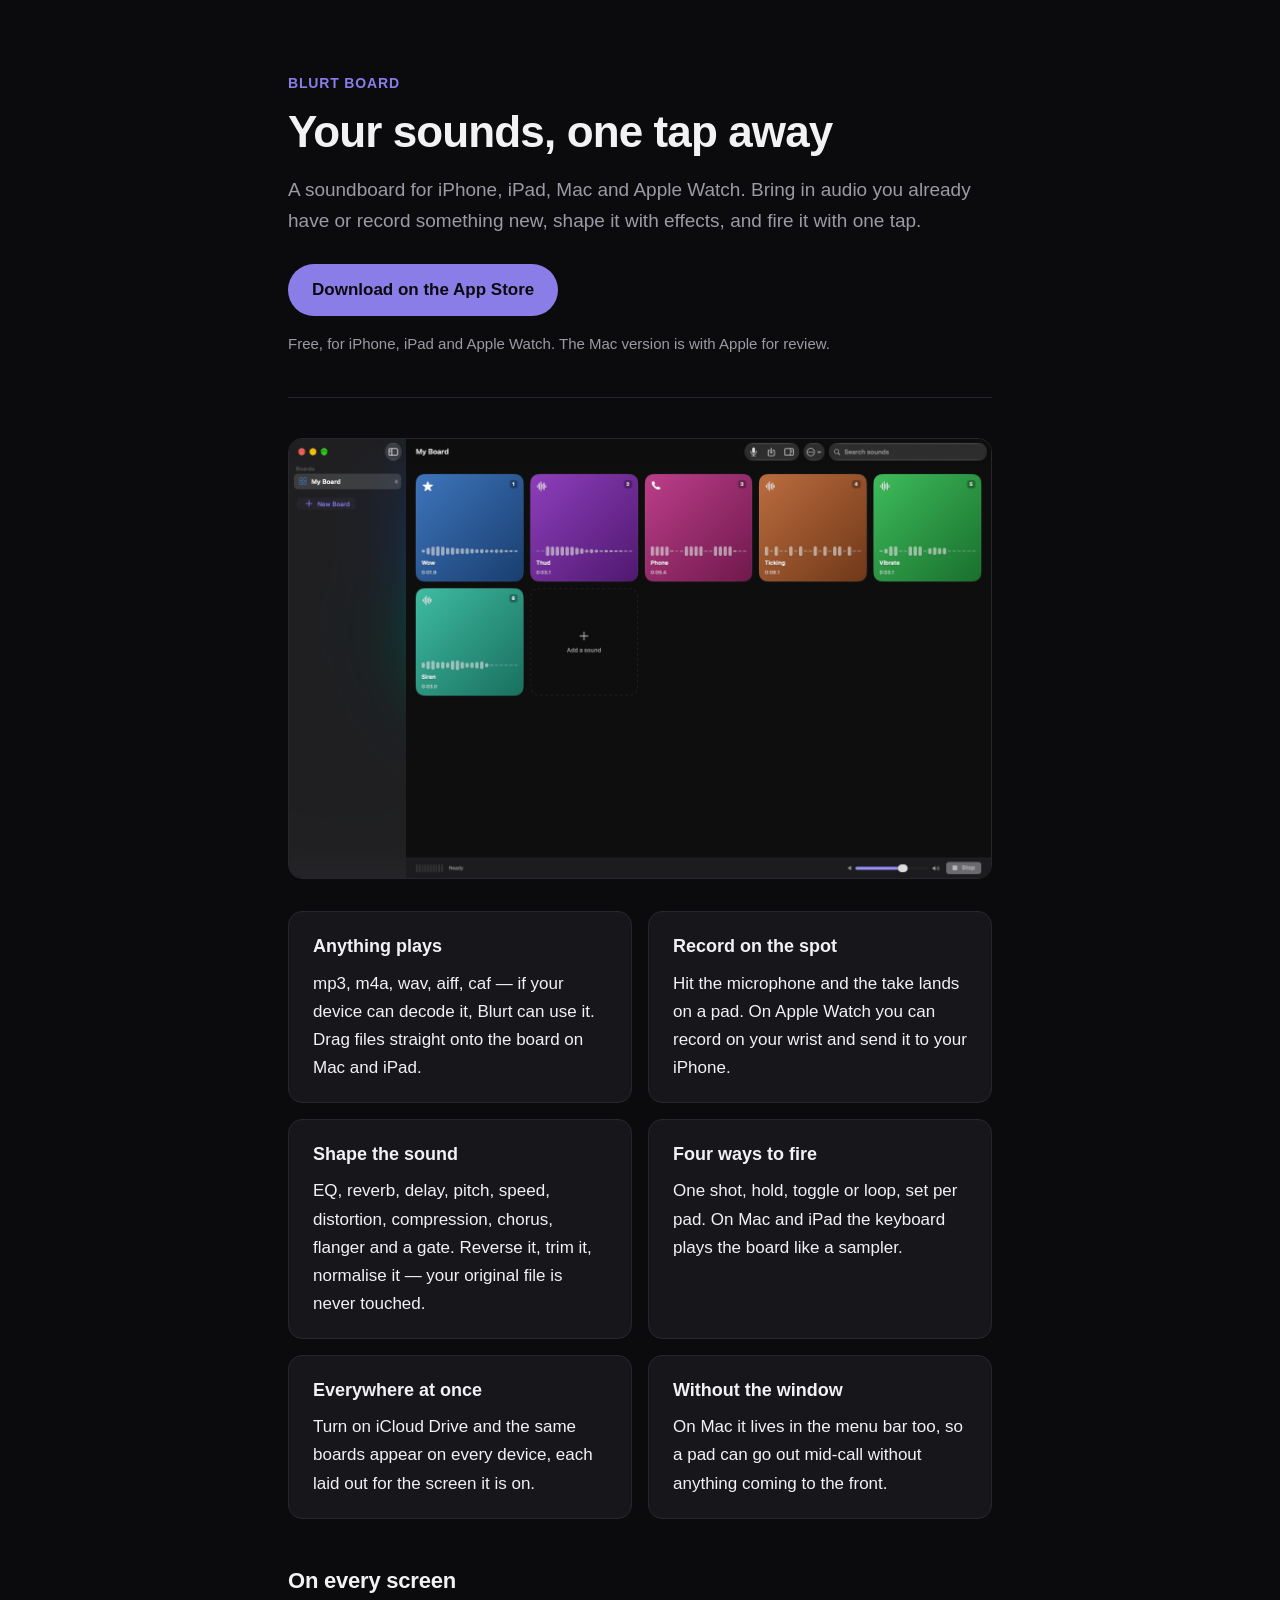
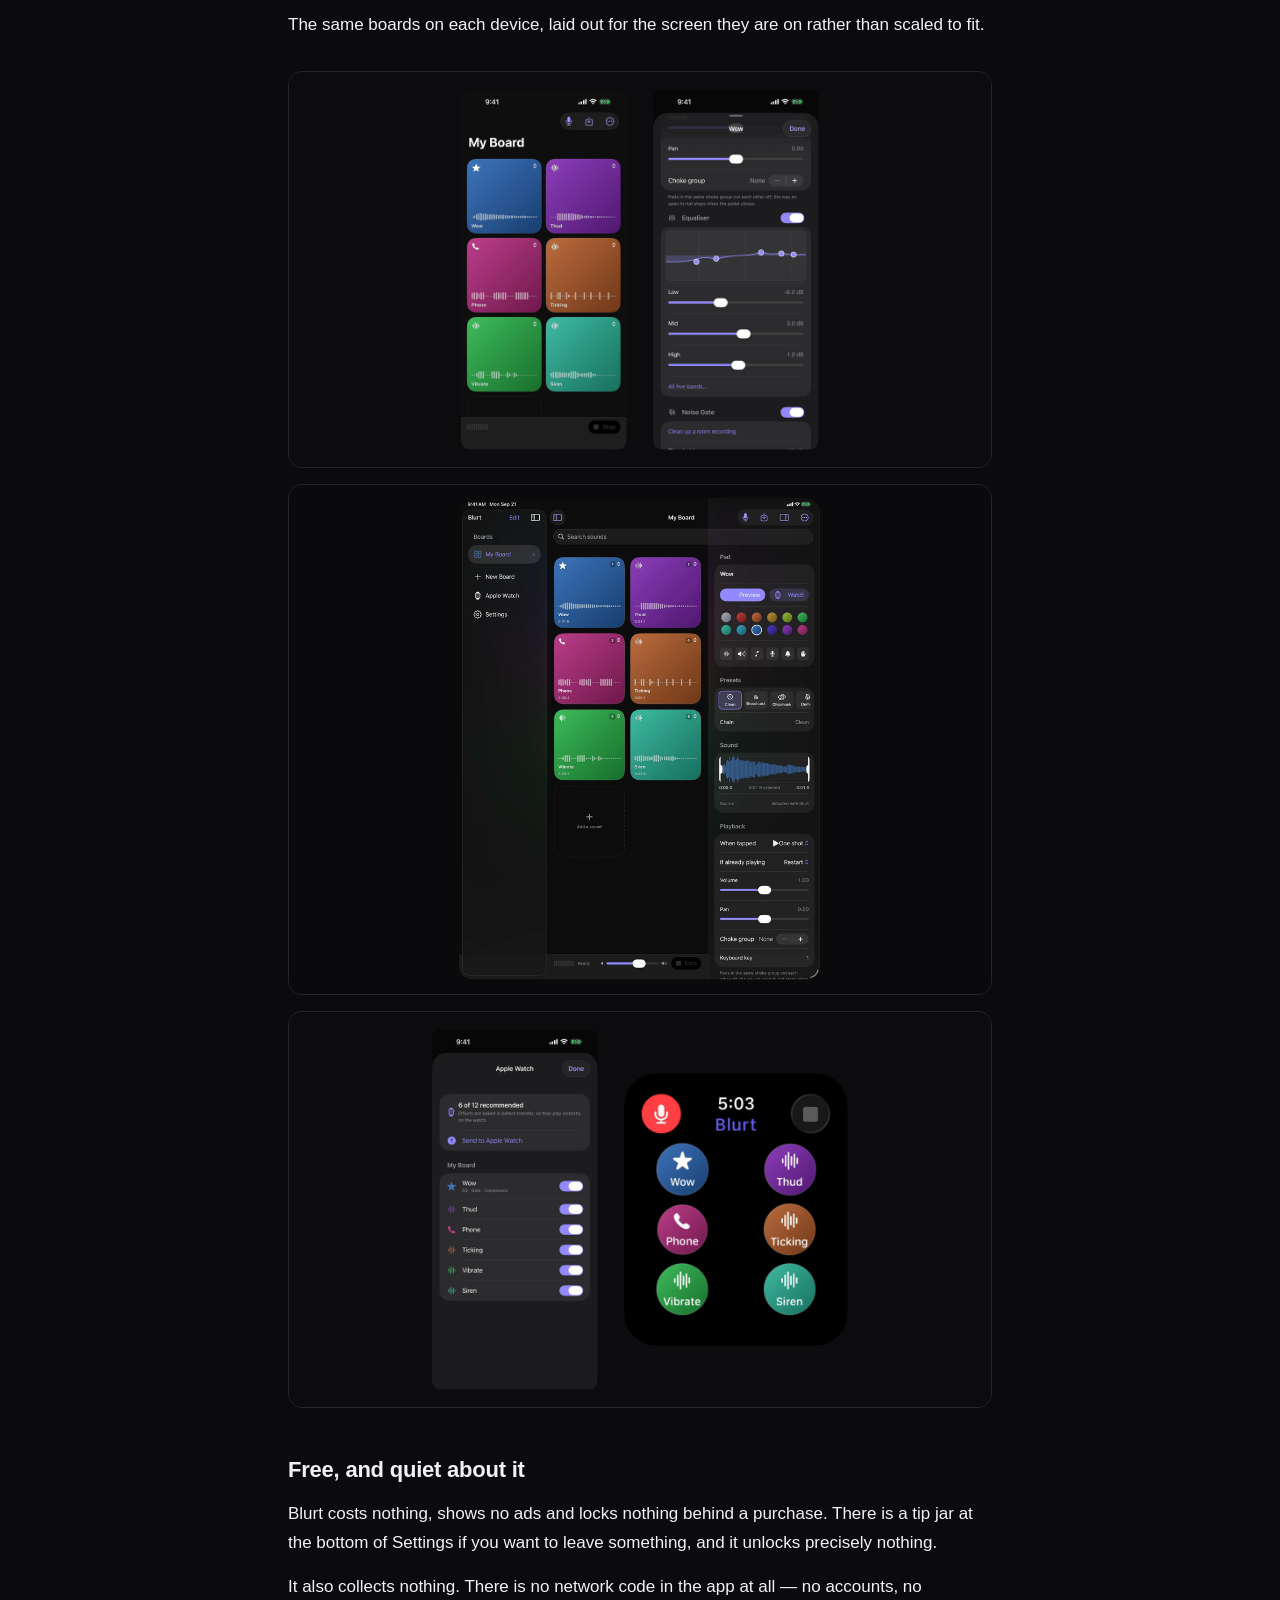
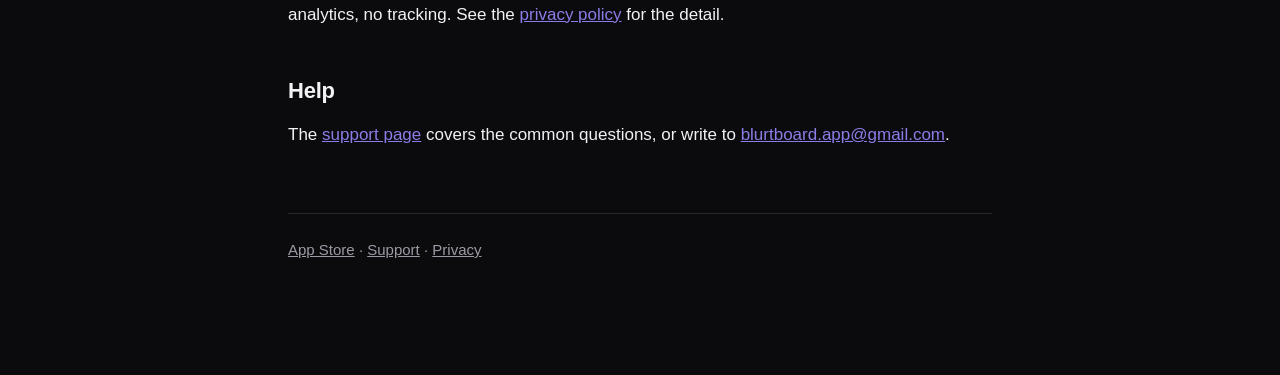
<file: index.html>
<!DOCTYPE html>
<html lang="en">
<head>
<meta charset="utf-8">
<meta name="viewport" content="width=device-width, initial-scale=1">
<title>Blurt Board — Your sounds, one tap away</title>
<meta name="description" content="A soundboard for iPhone, iPad, Mac and Apple Watch. Import or record anything, shape it with effects, and fire it with one tap.">
<link rel="stylesheet" href="style.css">
</head>
<body>
<div class="wrap">

<header>
  <p class="eyebrow">Blurt Board</p>
  <h1>Your sounds, one tap away</h1>
  <p class="lede">A soundboard for iPhone, iPad, Mac and Apple Watch. Bring in audio you already have or record something new, shape it with effects, and fire it with one tap.</p>
  <div class="get">
    <a class="download" href="https://apps.apple.com/app/id6814211591">Download on the App Store</a>
    <p class="note">Free, for iPhone, iPad and Apple Watch. The Mac version is with Apple for review.</p>
  </div>
</header>

<img class="shot" src="mac-board.png" alt="Blurt on a Mac, showing a board of coloured pads with waveforms and an inspector on the right.">

<div class="features">
  <div class="card">
    <h3>Anything plays</h3>
    <p>mp3, m4a, wav, aiff, caf — if your device can decode it, Blurt can use it. Drag files straight onto the board on Mac and iPad.</p>
  </div>
  <div class="card">
    <h3>Record on the spot</h3>
    <p>Hit the microphone and the take lands on a pad. On Apple Watch you can record on your wrist and send it to your iPhone.</p>
  </div>
  <div class="card">
    <h3>Shape the sound</h3>
    <p>EQ, reverb, delay, pitch, speed, distortion, compression, chorus, flanger and a gate. Reverse it, trim it, normalise it — your original file is never touched.</p>
  </div>
  <div class="card">
    <h3>Four ways to fire</h3>
    <p>One shot, hold, toggle or loop, set per pad. On Mac and iPad the keyboard plays the board like a sampler.</p>
  </div>
  <div class="card">
    <h3>Everywhere at once</h3>
    <p>Turn on iCloud Drive and the same boards appear on every device, each laid out for the screen it is on.</p>
  </div>
  <div class="card">
    <h3>Without the window</h3>
    <p>On Mac it lives in the menu bar too, so a pad can go out mid-call without anything coming to the front.</p>
  </div>
</div>

<h2>On every screen</h2>
<p>The same boards on each device, laid out for the screen they are on rather than scaled to fit.</p>

<div class="gallery">
  <img src="shot-iphone.png" alt="Blurt Board on iPhone: a board of six coloured sound pads, and a pad's effects panel with an equaliser curve and sliders.">
  <img src="shot-ipad.png" alt="Blurt Board on iPad: a board of pads on the left, a pad's settings and waveform in a panel on the right.">
  <img src="shot-watch.png" alt="Blurt Board on iPhone choosing which sounds to send to Apple Watch, next to the watch showing six round pads.">
</div>

<h2>Free, and quiet about it</h2>
<p>Blurt costs nothing, shows no ads and locks nothing behind a purchase. There is a tip jar at the bottom of Settings if you want to leave something, and it unlocks precisely nothing.</p>
<p>It also collects nothing. There is no network code in the app at all — no accounts, no analytics, no tracking. See the <a href="privacy.html">privacy policy</a> for the detail.</p>

<h2>Help</h2>
<p>The <a href="support.html">support page</a> covers the common questions, or write to <a href="mailto:blurtboard.app@gmail.com">blurtboard.app@gmail.com</a>.</p>

<footer>
  <p><a href="https://apps.apple.com/app/id6814211591">App Store</a> · <a href="support.html">Support</a> · <a href="privacy.html">Privacy</a></p>
</footer>

</div>
</body>
</html>
</file>
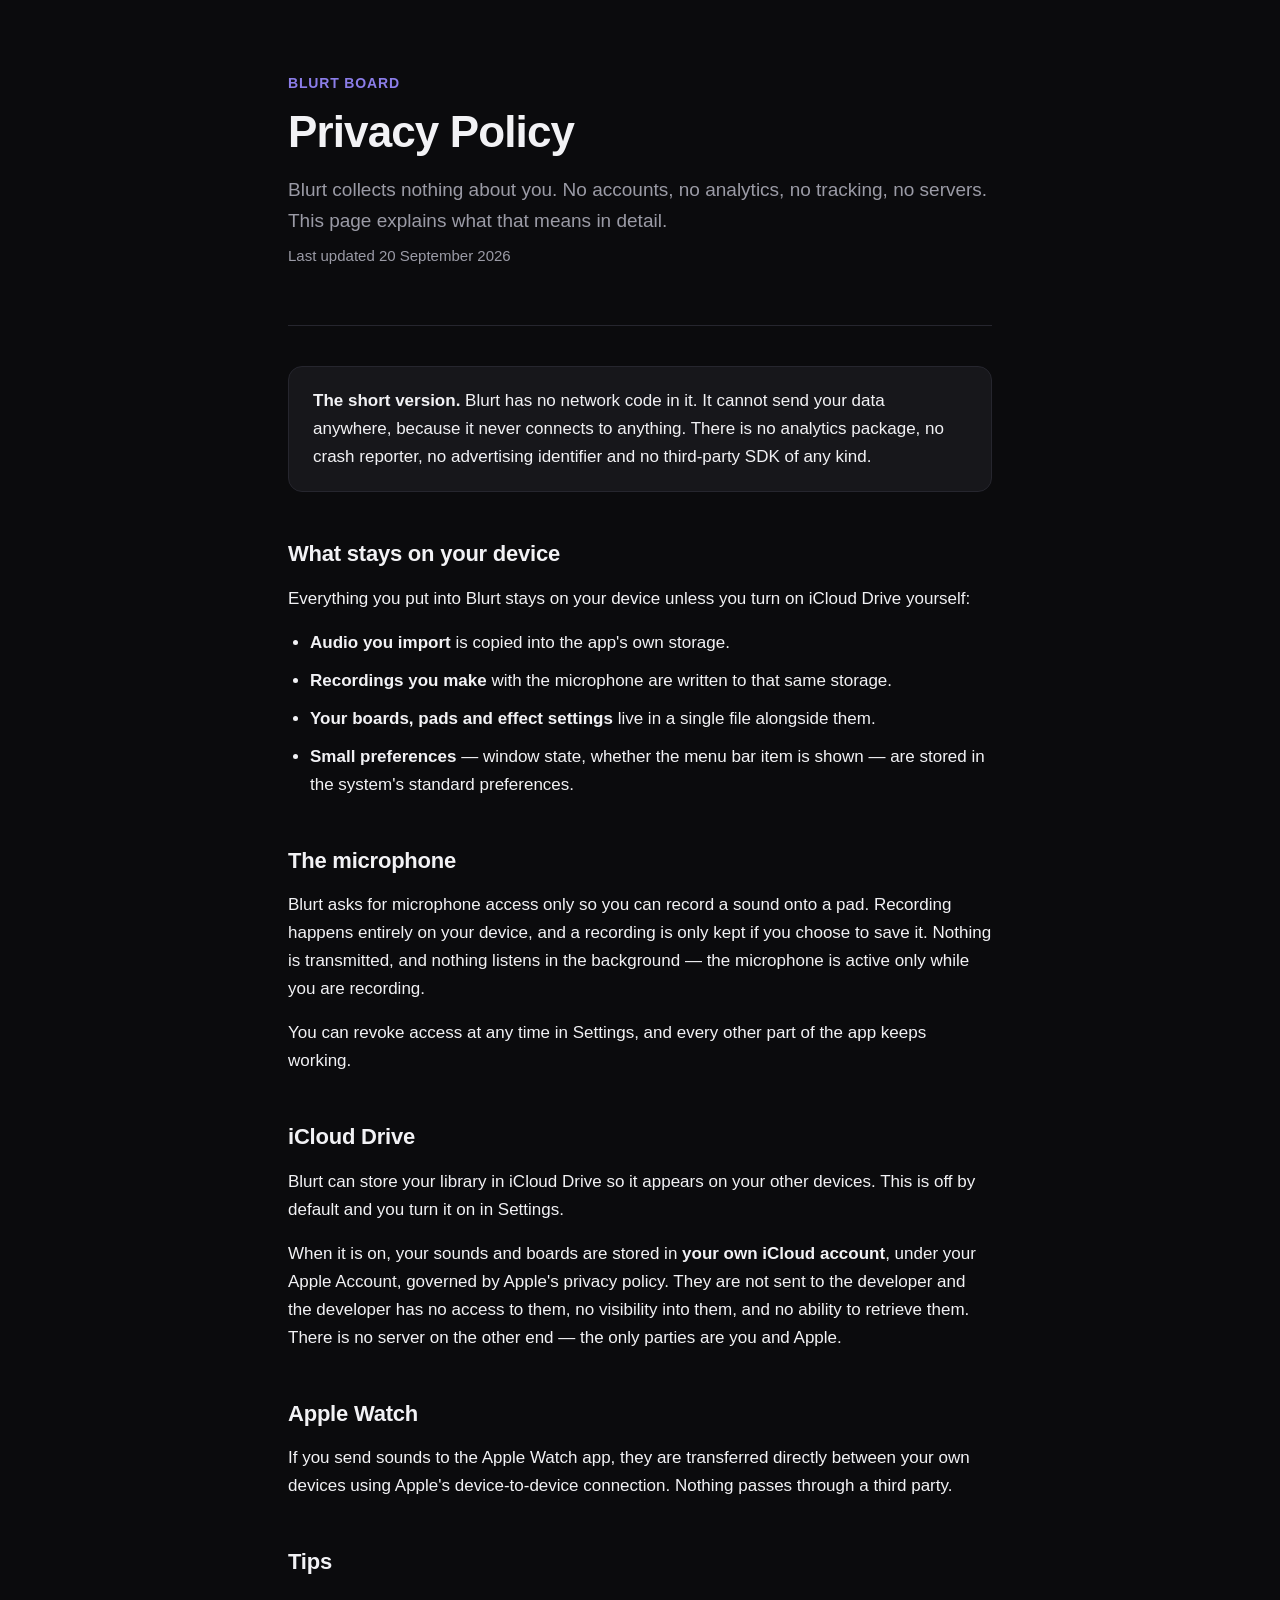
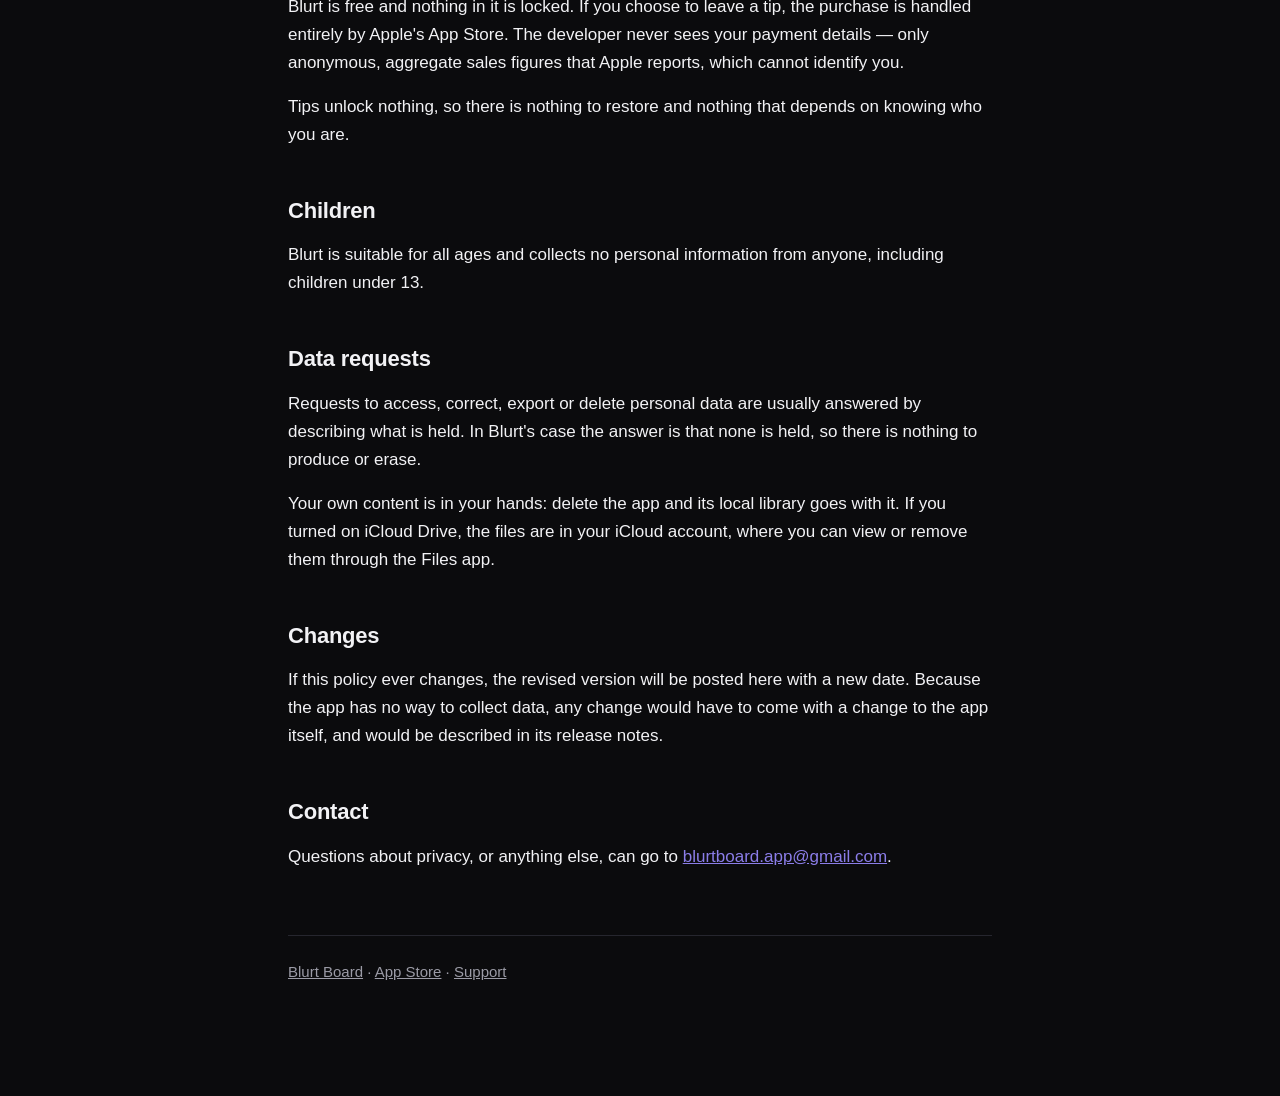
<file: privacy.html>
<!DOCTYPE html>
<html lang="en">
<head>
<meta charset="utf-8">
<meta name="viewport" content="width=device-width, initial-scale=1">
<title>Privacy Policy — Blurt Board</title>
<meta name="description" content="Blurt collects nothing. This page explains what that means in detail.">
<link rel="stylesheet" href="style.css">
</head>
<body>
<div class="wrap">

<header>
  <p class="eyebrow">Blurt Board</p>
  <h1>Privacy Policy</h1>
  <p class="lede">Blurt collects nothing about you. No accounts, no analytics, no tracking, no servers. This page explains what that means in detail.</p>
  <p class="updated">Last updated 20 September 2026</p>
</header>

<div class="card">
  <p><strong>The short version.</strong> Blurt has no network code in it. It cannot send your data anywhere, because it never connects to anything. There is no analytics package, no crash reporter, no advertising identifier and no third-party SDK of any kind.</p>
</div>

<h2>What stays on your device</h2>
<p>Everything you put into Blurt stays on your device unless you turn on iCloud Drive yourself:</p>
<ul>
  <li><strong>Audio you import</strong> is copied into the app's own storage.</li>
  <li><strong>Recordings you make</strong> with the microphone are written to that same storage.</li>
  <li><strong>Your boards, pads and effect settings</strong> live in a single file alongside them.</li>
  <li><strong>Small preferences</strong> — window state, whether the menu bar item is shown — are stored in the system's standard preferences.</li>
</ul>

<h2>The microphone</h2>
<p>Blurt asks for microphone access only so you can record a sound onto a pad. Recording happens entirely on your device, and a recording is only kept if you choose to save it. Nothing is transmitted, and nothing listens in the background — the microphone is active only while you are recording.</p>
<p>You can revoke access at any time in Settings, and every other part of the app keeps working.</p>

<h2>iCloud Drive</h2>
<p>Blurt can store your library in iCloud Drive so it appears on your other devices. This is off by default and you turn it on in Settings.</p>
<p>When it is on, your sounds and boards are stored in <strong>your own iCloud account</strong>, under your Apple Account, governed by Apple's privacy policy. They are not sent to the developer and the developer has no access to them, no visibility into them, and no ability to retrieve them. There is no server on the other end — the only parties are you and Apple.</p>

<h2>Apple Watch</h2>
<p>If you send sounds to the Apple Watch app, they are transferred directly between your own devices using Apple's device-to-device connection. Nothing passes through a third party.</p>

<h2>Tips</h2>
<p>Blurt is free and nothing in it is locked. If you choose to leave a tip, the purchase is handled entirely by Apple's App Store. The developer never sees your payment details — only anonymous, aggregate sales figures that Apple reports, which cannot identify you.</p>
<p>Tips unlock nothing, so there is nothing to restore and nothing that depends on knowing who you are.</p>

<h2>Children</h2>
<p>Blurt is suitable for all ages and collects no personal information from anyone, including children under 13.</p>

<h2>Data requests</h2>
<p>Requests to access, correct, export or delete personal data are usually answered by describing what is held. In Blurt's case the answer is that none is held, so there is nothing to produce or erase.</p>
<p>Your own content is in your hands: delete the app and its local library goes with it. If you turned on iCloud Drive, the files are in your iCloud account, where you can view or remove them through the Files app.</p>

<h2>Changes</h2>
<p>If this policy ever changes, the revised version will be posted here with a new date. Because the app has no way to collect data, any change would have to come with a change to the app itself, and would be described in its release notes.</p>

<h2>Contact</h2>
<p>Questions about privacy, or anything else, can go to <a href="mailto:blurtboard.app@gmail.com">blurtboard.app@gmail.com</a>.</p>

<footer>
  <p><a href="./">Blurt Board</a> · <a href="https://apps.apple.com/app/id6814211591">App Store</a> · <a href="./support.html">Support</a></p>
</footer>

</div>
</body>
</html>
</file>
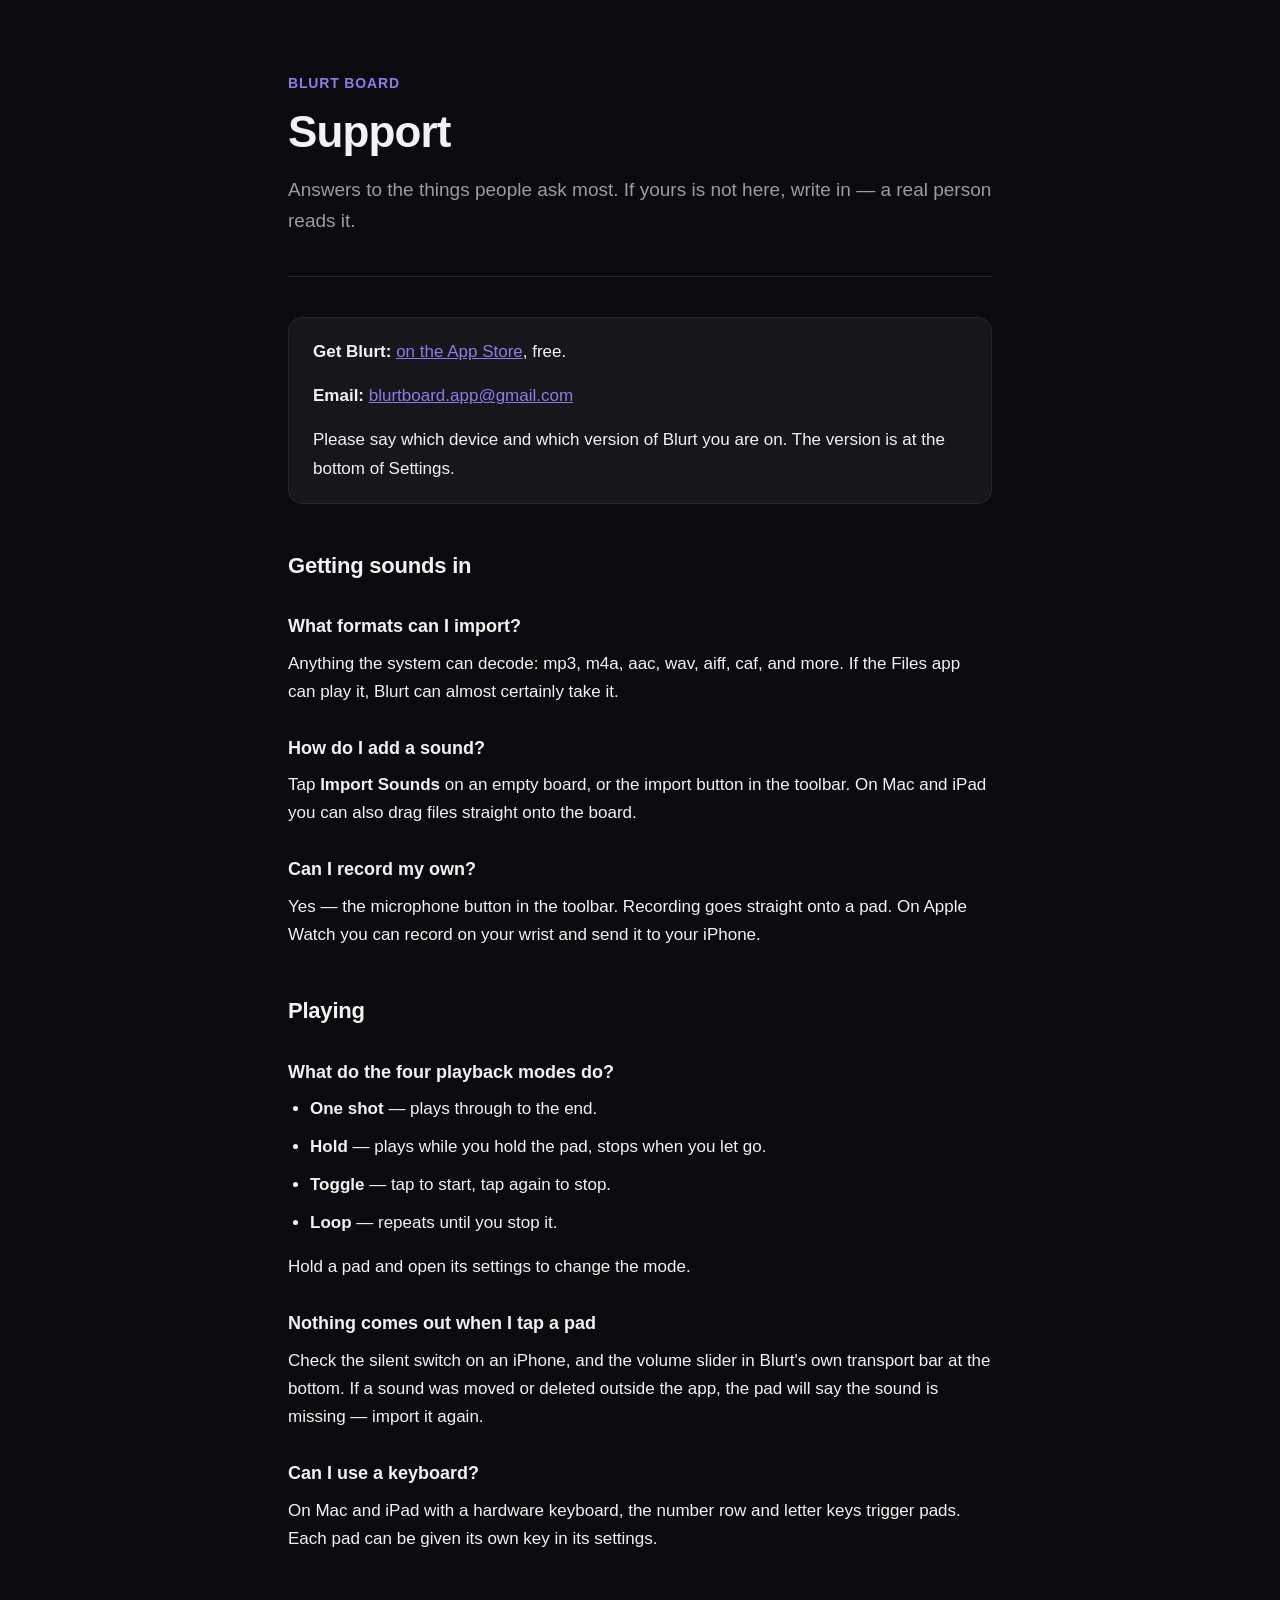
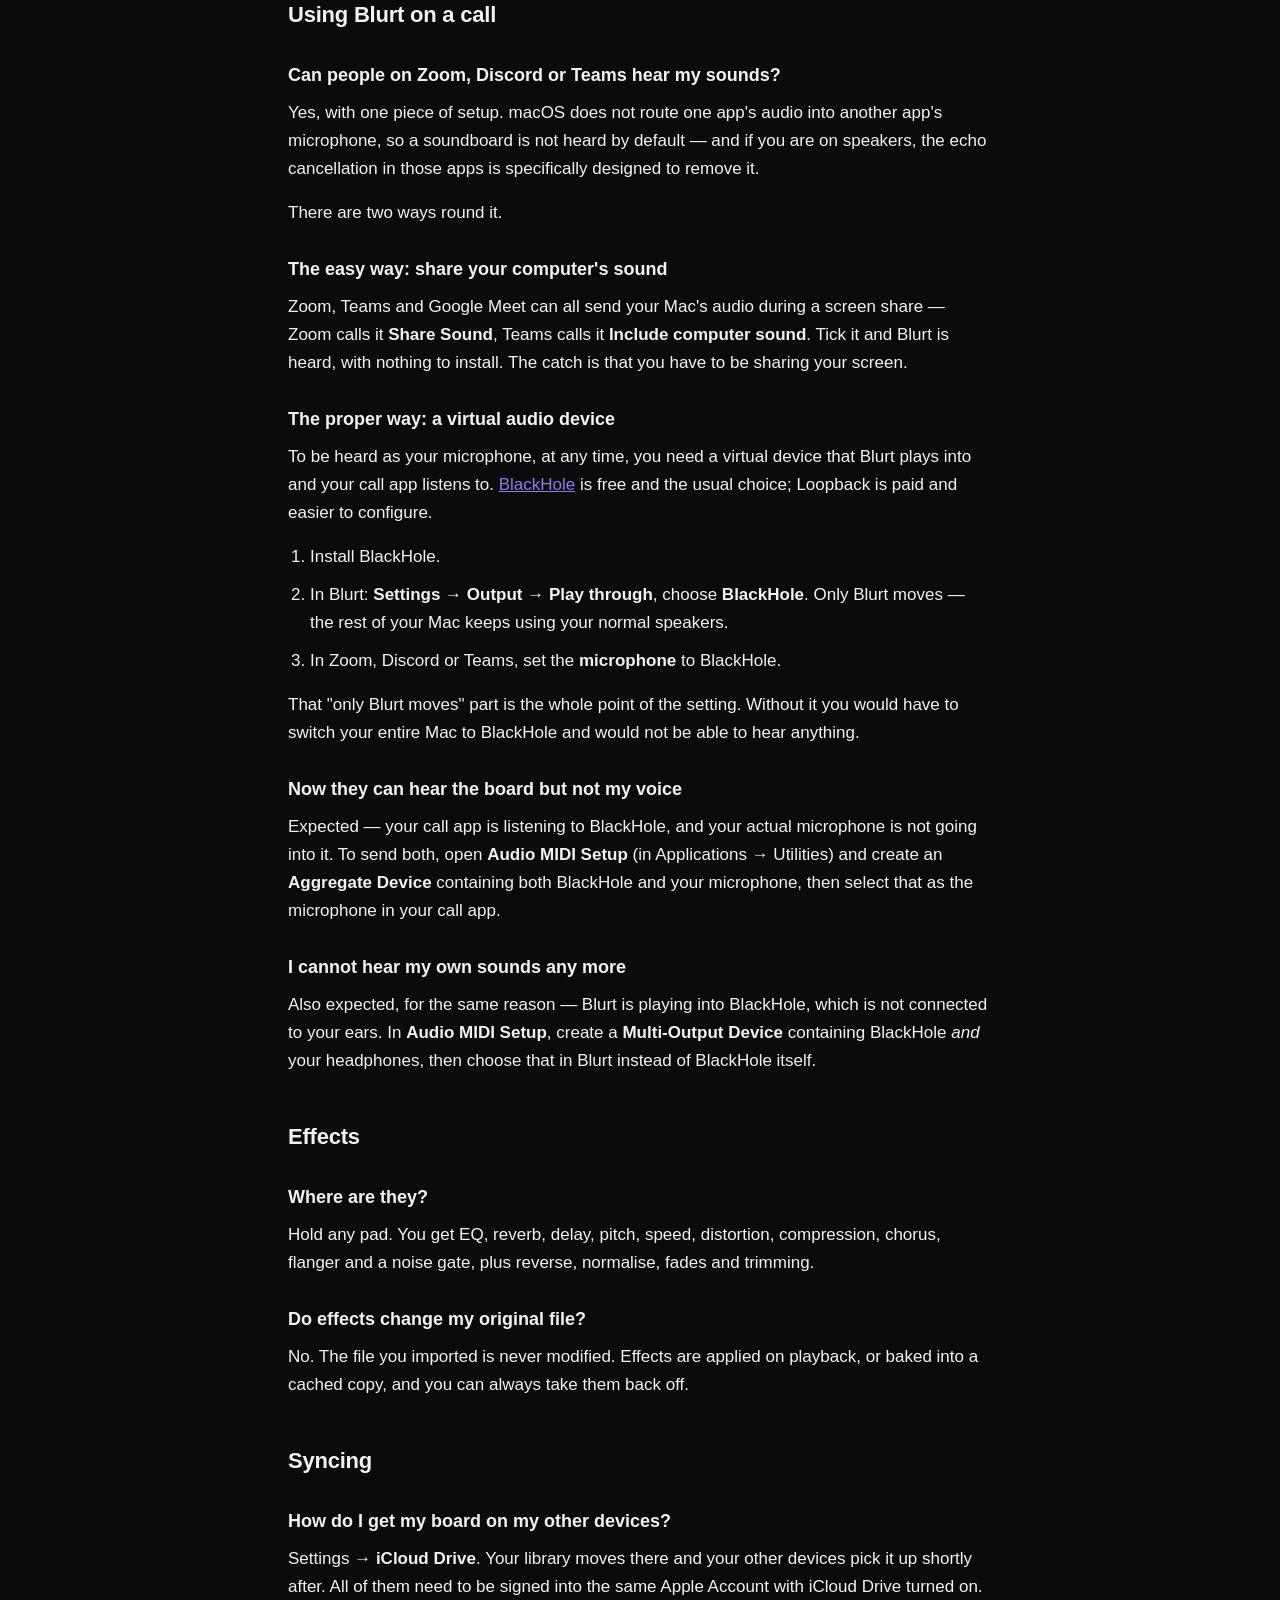
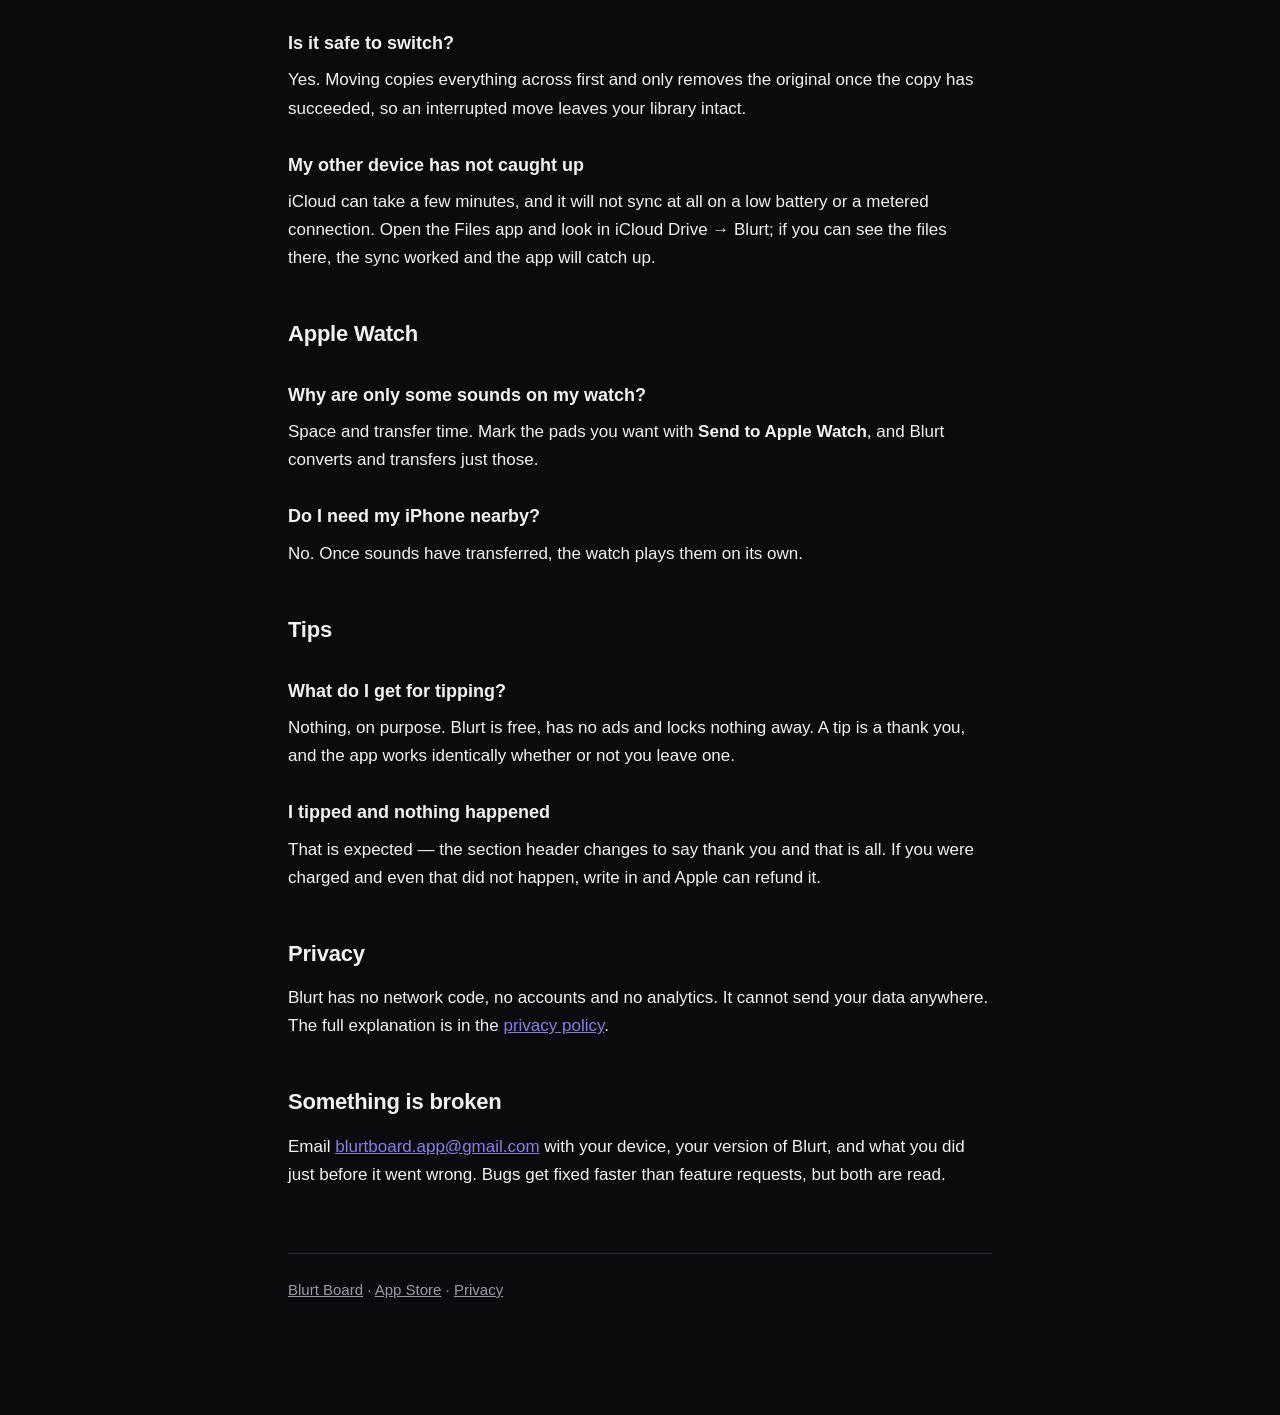
<file: support.html>
<!DOCTYPE html>
<html lang="en">
<head>
<meta charset="utf-8">
<meta name="viewport" content="width=device-width, initial-scale=1">
<title>Support — Blurt Board</title>
<meta name="description" content="Help with Blurt: importing sounds, recording, effects, iCloud sync and Apple Watch.">
<link rel="stylesheet" href="style.css">
</head>
<body>
<div class="wrap">

<header>
  <p class="eyebrow">Blurt Board</p>
  <h1>Support</h1>
  <p class="lede">Answers to the things people ask most. If yours is not here, write in — a real person reads it.</p>
</header>

<div class="card">
  <p><strong>Get Blurt:</strong> <a href="https://apps.apple.com/app/id6814211591">on the App Store</a>, free.</p>
  <p><strong>Email:</strong> <a href="mailto:blurtboard.app@gmail.com">blurtboard.app@gmail.com</a></p>
  <p>Please say which device and which version of Blurt you are on. The version is at the bottom of Settings.</p>
</div>

<h2>Getting sounds in</h2>

<h3>What formats can I import?</h3>
<p>Anything the system can decode: mp3, m4a, aac, wav, aiff, caf, and more. If the Files app can play it, Blurt can almost certainly take it.</p>

<h3>How do I add a sound?</h3>
<p>Tap <strong>Import Sounds</strong> on an empty board, or the import button in the toolbar. On Mac and iPad you can also drag files straight onto the board.</p>

<h3>Can I record my own?</h3>
<p>Yes — the microphone button in the toolbar. Recording goes straight onto a pad. On Apple Watch you can record on your wrist and send it to your iPhone.</p>

<h2>Playing</h2>

<h3>What do the four playback modes do?</h3>
<ul>
  <li><strong>One shot</strong> — plays through to the end.</li>
  <li><strong>Hold</strong> — plays while you hold the pad, stops when you let go.</li>
  <li><strong>Toggle</strong> — tap to start, tap again to stop.</li>
  <li><strong>Loop</strong> — repeats until you stop it.</li>
</ul>
<p>Hold a pad and open its settings to change the mode.</p>

<h3>Nothing comes out when I tap a pad</h3>
<p>Check the silent switch on an iPhone, and the volume slider in Blurt's own transport bar at the bottom. If a sound was moved or deleted outside the app, the pad will say the sound is missing — import it again.</p>

<h3>Can I use a keyboard?</h3>
<p>On Mac and iPad with a hardware keyboard, the number row and letter keys trigger pads. Each pad can be given its own key in its settings.</p>

<h2>Using Blurt on a call</h2>

<h3>Can people on Zoom, Discord or Teams hear my sounds?</h3>
<p>Yes, with one piece of setup. macOS does not route one app's audio into another app's microphone, so a soundboard is not heard by default — and if you are on speakers, the echo cancellation in those apps is specifically designed to remove it.</p>
<p>There are two ways round it.</p>

<h3>The easy way: share your computer's sound</h3>
<p>Zoom, Teams and Google Meet can all send your Mac's audio during a screen share — Zoom calls it <strong>Share Sound</strong>, Teams calls it <strong>Include computer sound</strong>. Tick it and Blurt is heard, with nothing to install. The catch is that you have to be sharing your screen.</p>

<h3>The proper way: a virtual audio device</h3>
<p>To be heard as your microphone, at any time, you need a virtual device that Blurt plays into and your call app listens to. <a href="https://existential.audio/blackhole/">BlackHole</a> is free and the usual choice; Loopback is paid and easier to configure.</p>
<ol>
  <li>Install BlackHole.</li>
  <li>In Blurt: <strong>Settings → Output → Play through</strong>, choose <strong>BlackHole</strong>. Only Blurt moves — the rest of your Mac keeps using your normal speakers.</li>
  <li>In Zoom, Discord or Teams, set the <strong>microphone</strong> to BlackHole.</li>
</ol>
<p>That "only Blurt moves" part is the whole point of the setting. Without it you would have to switch your entire Mac to BlackHole and would not be able to hear anything.</p>

<h3>Now they can hear the board but not my voice</h3>
<p>Expected — your call app is listening to BlackHole, and your actual microphone is not going into it. To send both, open <strong>Audio MIDI Setup</strong> (in Applications → Utilities) and create an <strong>Aggregate Device</strong> containing both BlackHole and your microphone, then select that as the microphone in your call app.</p>

<h3>I cannot hear my own sounds any more</h3>
<p>Also expected, for the same reason — Blurt is playing into BlackHole, which is not connected to your ears. In <strong>Audio MIDI Setup</strong>, create a <strong>Multi-Output Device</strong> containing BlackHole <em>and</em> your headphones, then choose that in Blurt instead of BlackHole itself.</p>

<h2>Effects</h2>

<h3>Where are they?</h3>
<p>Hold any pad. You get EQ, reverb, delay, pitch, speed, distortion, compression, chorus, flanger and a noise gate, plus reverse, normalise, fades and trimming.</p>

<h3>Do effects change my original file?</h3>
<p>No. The file you imported is never modified. Effects are applied on playback, or baked into a cached copy, and you can always take them back off.</p>

<h2>Syncing</h2>

<h3>How do I get my board on my other devices?</h3>
<p>Settings → <strong>iCloud Drive</strong>. Your library moves there and your other devices pick it up shortly after. All of them need to be signed into the same Apple Account with iCloud Drive turned on.</p>

<h3>Is it safe to switch?</h3>
<p>Yes. Moving copies everything across first and only removes the original once the copy has succeeded, so an interrupted move leaves your library intact.</p>

<h3>My other device has not caught up</h3>
<p>iCloud can take a few minutes, and it will not sync at all on a low battery or a metered connection. Open the Files app and look in iCloud Drive → Blurt; if you can see the files there, the sync worked and the app will catch up.</p>

<h2>Apple Watch</h2>

<h3>Why are only some sounds on my watch?</h3>
<p>Space and transfer time. Mark the pads you want with <strong>Send to Apple Watch</strong>, and Blurt converts and transfers just those.</p>

<h3>Do I need my iPhone nearby?</h3>
<p>No. Once sounds have transferred, the watch plays them on its own.</p>

<h2>Tips</h2>

<h3>What do I get for tipping?</h3>
<p>Nothing, on purpose. Blurt is free, has no ads and locks nothing away. A tip is a thank you, and the app works identically whether or not you leave one.</p>

<h3>I tipped and nothing happened</h3>
<p>That is expected — the section header changes to say thank you and that is all. If you were charged and even that did not happen, write in and Apple can refund it.</p>

<h2>Privacy</h2>
<p>Blurt has no network code, no accounts and no analytics. It cannot send your data anywhere. The full explanation is in the <a href="privacy.html">privacy policy</a>.</p>

<h2>Something is broken</h2>
<p>Email <a href="mailto:blurtboard.app@gmail.com">blurtboard.app@gmail.com</a> with your device, your version of Blurt, and what you did just before it went wrong. Bugs get fixed faster than feature requests, but both are read.</p>

<footer>
  <p><a href="./">Blurt Board</a> · <a href="https://apps.apple.com/app/id6814211591">App Store</a> · <a href="privacy.html">Privacy</a></p>
</footer>

</div>
</body>
</html>
</file>
<file: style.css>
:root {
  --bg: #0b0b0d;
  --surface: #17171b;
  --text: #f2f2f5;
  --muted: #9b9ba6;
  --accent: #8b7de8;
  --line: #26262e;
}

* { box-sizing: border-box; }

body {
  margin: 0;
  padding: 0 16px 96px;
  background: var(--bg);
  color: var(--text);
  font: 17px/1.65 -apple-system, BlinkMacSystemFont, "Segoe UI", Roboto, sans-serif;
  -webkit-font-smoothing: antialiased;
}

.wrap { max-width: 44rem; margin: 0 auto; }

header {
  padding: 72px 0 40px;
  border-bottom: 1px solid var(--line);
  margin-bottom: 40px;
}

.eyebrow {
  color: var(--accent);
  font-weight: 600;
  font-size: 14px;
  letter-spacing: .06em;
  text-transform: uppercase;
  margin: 0 0 12px;
}

h1 {
  font-size: clamp(32px, 6vw, 44px);
  line-height: 1.15;
  margin: 0 0 16px;
  letter-spacing: -.02em;
}

h2 {
  font-size: 22px;
  margin: 44px 0 12px;
  letter-spacing: -.01em;
}

h3 {
  font-size: 18px;
  margin: 28px 0 8px;
}

.lede { color: var(--muted); font-size: 19px; margin: 0; }
p { margin: 0 0 16px; }
ul, ol { margin: 0 0 16px; padding-left: 22px; }
li { margin-bottom: 10px; }
a { color: var(--accent); }

.card {
  background: var(--surface);
  border: 1px solid var(--line);
  border-radius: 14px;
  padding: 20px 24px;
  margin: 28px 0;
}

.card p:last-child { margin-bottom: 0; }

.updated { color: var(--muted); font-size: 15px; margin-top: 8px; }

footer {
  margin-top: 64px;
  padding-top: 24px;
  border-top: 1px solid var(--line);
  color: var(--muted);
  font-size: 15px;
}

footer a { color: var(--muted); }

/* Feature grid on the home page. Collapses to one column on a phone. */
.features {
  display: grid;
  grid-template-columns: repeat(auto-fit, minmax(15rem, 1fr));
  gap: 16px;
  margin: 32px 0;
}

.features .card { margin: 0; }
.features h3 { margin-top: 0; }

.shot {
  width: 100%;
  border-radius: 14px;
  border: 1px solid var(--line);
  display: block;
  margin: 32px 0;
}

/* App Store button. The one thing on the page anyone came here to press. */
.get {
  display: flex;
  flex-wrap: wrap;
  align-items: center;
  gap: 16px;
  margin: 28px 0 0;
}

.download {
  display: inline-block;
  background: var(--accent);
  color: #0b0b0d;
  font-weight: 600;
  text-decoration: none;
  padding: 12px 24px;
  border-radius: 999px;
  white-space: nowrap;
}

.download:hover { filter: brightness(1.08); }

.get .note { color: var(--muted); font-size: 15px; margin: 0; }

/* Screenshot strip on the home page. One column: these are wide cards
   already, and side by side they would be too small to read. */
.gallery { display: grid; gap: 16px; margin: 32px 0; }

.gallery img {
  width: 100%;
  display: block;
  border-radius: 14px;
  border: 1px solid var(--line);
}
</file>
